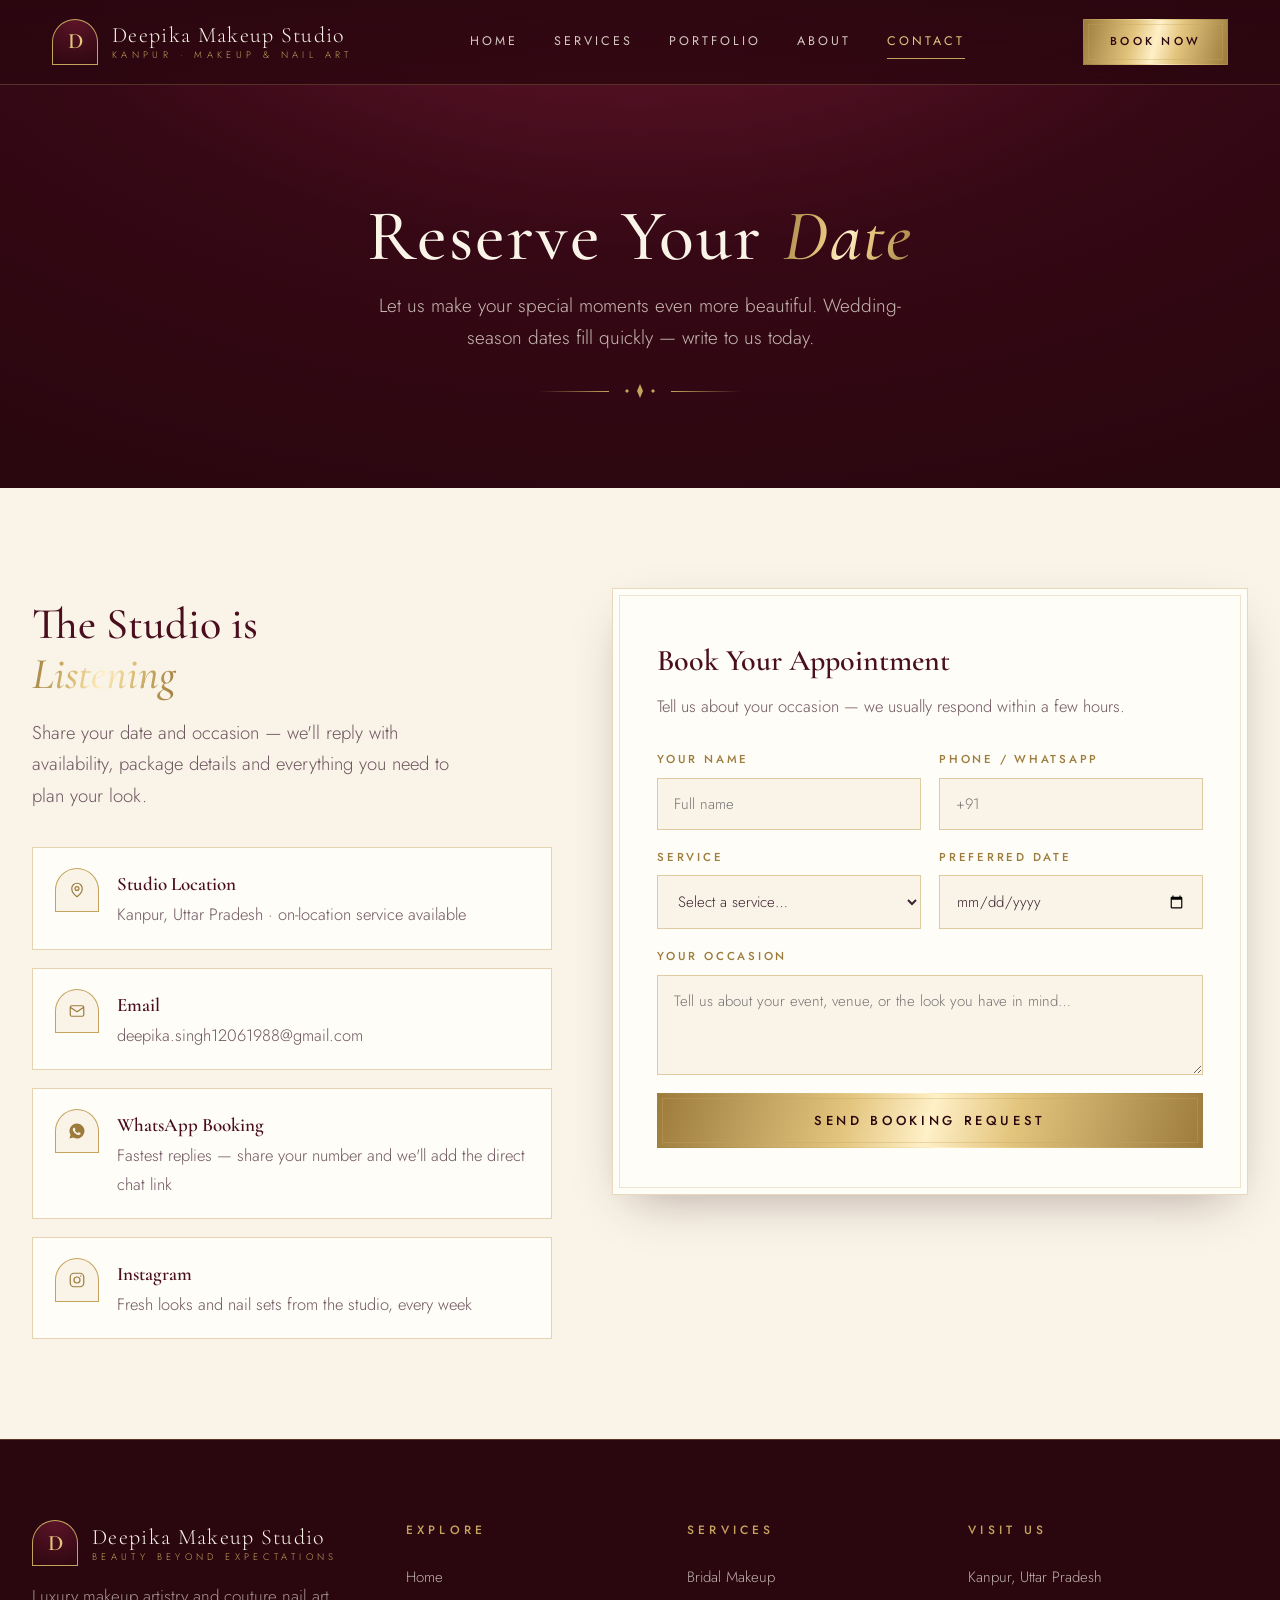
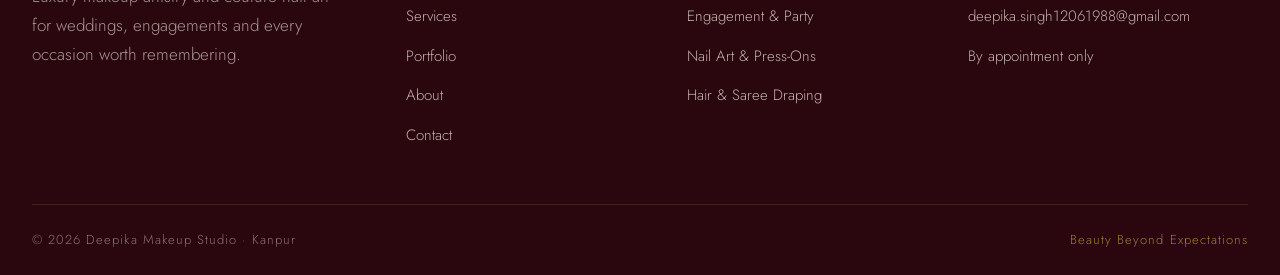
<file: contact.html>
<!DOCTYPE html>
<html lang="en">
<head>
<meta charset="UTF-8">
<meta name="viewport" content="width=device-width, initial-scale=1.0">
<title>Contact &amp; Booking — Deepika Makeup Studio</title>
<link rel="stylesheet" href="assets/style.css">
<style>
  .contact-grid {
    display: grid;
    grid-template-columns: 0.9fr 1.1fr;
    gap: 60px;
    align-items: start;
  }
  .contact-info h2 { font-family: var(--font-display); font-size: clamp(30px,3.6vw,44px); font-weight: 500; color: var(--burgundy); line-height: 1.12; margin: 12px 0 18px; }
  .contact-info > p { color: var(--text-soft); font-size: 18.5px; max-width: 440px; }
  .info-list { list-style: none; margin-top: 36px; display: grid; gap: 18px; }
  .info-list li {
    display: flex;
    gap: 18px;
    align-items: flex-start;
    border: 1px solid rgba(198,163,92,.45);
    background: var(--ivory);
    padding: 20px 22px;
  }
  .info-list .ico {
    width: 44px; height: 44px;
    flex: none;
    display: grid;
    place-items: center;
    border: 1px solid var(--gold);
    border-radius: 999px 999px 6px 6px;
    color: var(--gold-dim);
    background: var(--cream);
  }
  .info-list b { font-family: var(--font-display); font-size: 19px; font-weight: 600; color: var(--burgundy); display: block; }
  .info-list span { font-size: 16.5px; color: var(--text-soft); word-break: break-word; }

  .booking-form { padding: 46px 44px; }
  .booking-form h3 { font-family: var(--font-display); font-size: 30px; font-weight: 600; color: var(--burgundy); margin-bottom: 6px; }
  .booking-form .sub { font-size: 16.5px; color: var(--text-soft); margin-bottom: 30px; }
  .form-row { display: grid; grid-template-columns: 1fr 1fr; gap: 18px; }
  .field { display: grid; gap: 8px; margin-bottom: 18px; }
  .field label { font-size: 11.5px; letter-spacing: .24em; text-transform: uppercase; color: var(--gold-dim); font-weight: 500; }
  .field input, .field select, .field textarea {
    font-family: var(--font-body);
    font-size: 15px;
    font-weight: 300;
    color: var(--text-dark);
    background: var(--cream);
    border: 1px solid rgba(198,163,92,.5);
    padding: 14px 16px;
    outline: none;
    transition: border-color .3s, box-shadow .3s;
    width: 100%;
  }
  .field textarea { resize: vertical; min-height: 100px; }
  .field input:focus, .field select:focus, .field textarea:focus {
    border-color: var(--gold);
    box-shadow: 0 0 0 3px rgba(198,163,92,.18);
  }
  .field .err { font-size: 12.5px; color: #A33A3A; display: none; }
  .field.invalid input, .field.invalid select { border-color: #A33A3A; }
  .field.invalid .err { display: block; }
  .form-success {
    display: none;
    text-align: center;
    padding: 60px 20px;
  }
  .form-success.show { display: block; }
  .form-success .script { font-size: 40px; }
  .form-success h3 { margin: 10px 0 8px; }
  .form-success p { color: var(--text-soft); font-size: 17.5px; }

  @media (max-width: 960px) {
    .contact-grid { grid-template-columns: 1fr; }
    .booking-form { padding: 34px 26px; }
    .form-row { grid-template-columns: 1fr; gap: 0; }
  }
</style>
</head>
<body>

<header class="site-header">
  <div class="header-inner">
    <a class="brand" href="index.html">
      <span class="brand-mark">D</span>
      <span class="brand-name">Deepika Makeup Studio<small>Kanpur &middot; Makeup &amp; Nail Art</small></span>
    </a>
    <nav class="main-nav">
      <a href="index.html">Home</a>
      <a href="services.html">Services</a>
      <a href="portfolio.html">Portfolio</a>
      <a href="about.html">About</a>
      <a href="contact.html" class="active">Contact</a>
    </nav>
    <div class="header-cta">
      <a class="btn btn-solid" href="#booking-form">Book Now</a>
      <button class="nav-toggle" aria-label="Menu">&#9776;</button>
    </div>
  </div>
</header>
<nav class="mobile-nav">
  <a href="index.html">Home</a>
  <a href="services.html">Services</a>
  <a href="portfolio.html">Portfolio</a>
  <a href="about.html">About</a>
  <a href="contact.html" class="active">Contact</a>
  <a href="#booking-form" style="color: var(--gold-bright);">Book Now &rarr;</a>
</nav>

<section class="page-hero" data-screen-label="Contact — Hero">
  <h1>Reserve Your <em class="gold-text">Date</em></h1>
  <p class="lede">Let us make your special moments even more beautiful. Wedding-season dates fill quickly — write to us today.</p>
  <div class="orn-divider">
    <svg width="34" height="14" viewBox="0 0 34 14" fill="currentColor"><path d="M17 0l3 7-3 7-3-7zM4 5l2 2-2 2-2-2zM30 5l2 2-2 2-2-2z"></path></svg>
  </div>
</section>

<section class="section" data-screen-label="Contact — Form">
  <div class="section-inner contact-grid">

    <div class="contact-info reveal">
      <h2>The Studio is<br><em class="gold-text">Listening</em></h2>
      <p>Share your date and occasion — we'll reply with availability, package details and everything you need to plan your look.</p>
      <ul class="info-list">
        <li>
          <span class="ico">
            <svg width="18" height="18" viewBox="0 0 24 24" fill="none" stroke="currentColor" stroke-width="1.6"><path d="M12 21s-7-5.1-7-11a7 7 0 1 1 14 0c0 5.9-7 11-7 11z"></path><circle cx="12" cy="10" r="2.6"></circle></svg>
          </span>
          <div><b>Studio Location</b><span>Kanpur, Uttar Pradesh &middot; on-location service available</span></div>
        </li>
        <li>
          <span class="ico">
            <svg width="18" height="18" viewBox="0 0 24 24" fill="none" stroke="currentColor" stroke-width="1.6"><rect x="3" y="5" width="18" height="14" rx="2"></rect><path d="M3 7l9 6 9-6"></path></svg>
          </span>
          <div><b>Email</b><span><a href="mailto:deepika.singh12061988@gmail.com">deepika.singh12061988@gmail.com</a></span></div>
        </li>
        <li>
          <span class="ico">
            <svg width="18" height="18" viewBox="0 0 24 24" fill="currentColor"><path d="M12 2a10 10 0 0 0-8.6 15.1L2 22l5-1.3A10 10 0 1 0 12 2zm4.6 14.1c-.2.6-1.2 1.1-1.7 1.2-.4.1-1 .1-1.6-.1-.4-.1-.9-.2-1.5-.5-2.6-1.1-4.3-3.7-4.4-3.9-.1-.2-1-1.4-1-2.7s.7-1.9.9-2.2c.2-.2.5-.3.7-.3h.5c.2 0 .4-.1.6.4l.8 1.9c.1.1.1.3 0 .5l-.5.6c-.1.2-.4.3-.1.7a6.7 6.7 0 0 0 3.4 3c.2.1.4.1.5-.1.2-.2.6-.7.8-1 .2-.2.4-.2.6-.1.2.1 1.4.7 1.7.8l.4.4c.1.1.1.6-.1 1.2z"></path></svg>
          </span>
          <div><b>WhatsApp Booking</b><span>Fastest replies — share your number and we'll add the direct chat link</span></div>
        </li>
        <li>
          <span class="ico">
            <svg width="18" height="18" viewBox="0 0 24 24" fill="none" stroke="currentColor" stroke-width="1.6"><rect x="3" y="3" width="18" height="18" rx="5"></rect><circle cx="12" cy="12" r="4"></circle><circle cx="17.2" cy="6.8" r="1" fill="currentColor" stroke="none"></circle></svg>
          </span>
          <div><b>Instagram</b><span>Fresh looks and nail sets from the studio, every week</span></div>
        </li>
      </ul>
    </div>

    <div class="booking-form card-cream reveal" id="booking-form">
      <form id="bookForm" novalidate>
        <h3>Book Your Appointment</h3>
        <p class="sub">Tell us about your occasion — we usually respond within a few hours.</p>
        <div class="form-row">
          <div class="field" data-required>
            <label for="f-name">Your Name</label>
            <input id="f-name" type="text" placeholder="Full name">
            <span class="err">Please enter your name</span>
          </div>
          <div class="field" data-required>
            <label for="f-phone">Phone / WhatsApp</label>
            <input id="f-phone" type="tel" placeholder="+91">
            <span class="err">Please enter a contact number</span>
          </div>
        </div>
        <div class="form-row">
          <div class="field" data-required>
            <label for="f-service">Service</label>
            <select id="f-service">
              <option value="">Select a service&hellip;</option>
              <option>Bridal Makeup</option>
              <option>Engagement Makeup</option>
              <option>Party / Occasion Makeup</option>
              <option>HD / Airbrush Makeup</option>
              <option>Nail Art &amp; Press-On Nails</option>
              <option>Hairstyling &amp; Saree Draping</option>
            </select>
            <span class="err">Please choose a service</span>
          </div>
          <div class="field">
            <label for="f-date">Preferred Date</label>
            <input id="f-date" type="date">
          </div>
        </div>
        <div class="field">
          <label for="f-msg">Your Occasion</label>
          <textarea id="f-msg" placeholder="Tell us about your event, venue, or the look you have in mind&hellip;"></textarea>
        </div>
        <button class="btn btn-solid" type="submit" style="width:100%;">Send Booking Request</button>
      </form>
      <div class="form-success" id="formSuccess">
        <div class="script">Thank you!</div>
        <h3 class="display" style="color: var(--burgundy);">Your request is on its way</h3>
        <p>We'll get back to you shortly to confirm your date.<br>For urgent bookings, email <a href="mailto:deepika.singh12061988@gmail.com" style="color: var(--gold-dim);">deepika.singh12061988@gmail.com</a></p>
      </div>
    </div>
  </div>
</section>

<footer class="site-footer">
  <div class="footer-inner">
    <div class="footer-brand">
      <a class="brand" href="index.html">
        <span class="brand-mark">D</span>
        <span class="brand-name">Deepika Makeup Studio<small>Beauty Beyond Expectations</small></span>
      </a>
      <p>Luxury makeup artistry and couture nail art for weddings, engagements and every occasion worth remembering.</p>
    </div>
    <div>
      <h4>Explore</h4>
      <ul>
        <li><a href="index.html">Home</a></li>
        <li><a href="services.html">Services</a></li>
        <li><a href="portfolio.html">Portfolio</a></li>
        <li><a href="about.html">About</a></li>
        <li><a href="contact.html">Contact</a></li>
      </ul>
    </div>
    <div>
      <h4>Services</h4>
      <ul>
        <li><a href="services.html">Bridal Makeup</a></li>
        <li><a href="services.html">Engagement &amp; Party</a></li>
        <li><a href="services.html">Nail Art &amp; Press-Ons</a></li>
        <li><a href="services.html">Hair &amp; Saree Draping</a></li>
      </ul>
    </div>
    <div>
      <h4>Visit Us</h4>
      <ul>
        <li><a href="contact.html">Kanpur, Uttar Pradesh</a></li>
        <li><a href="mailto:deepika.singh12061988@gmail.com">deepika.singh12061988@gmail.com</a></li>
        <li><a href="contact.html">By appointment only</a></li>
      </ul>
    </div>
  </div>
  <div class="footer-bottom">
    <span>&copy; 2026 Deepika Makeup Studio &middot; Kanpur</span>
    <span style="color: var(--gold-dim);">Beauty Beyond Expectations</span>
  </div>
</footer>

<script src="assets/site.js"></script>
<script>
  // booking form validation + success state (front-end demo)
  var form = document.getElementById('bookForm');
  form.addEventListener('submit', function (e) {
    e.preventDefault();
    var ok = true;
    form.querySelectorAll('.field[data-required]').forEach(function (f) {
      var input = f.querySelector('input, select');
      var empty = !input.value.trim();
      f.classList.toggle('invalid', empty);
      if (empty) ok = false;
    });
    if (ok) {
      form.style.display = 'none';
      document.getElementById('formSuccess').classList.add('show');
    }
  });
  form.querySelectorAll('input, select').forEach(function (input) {
    input.addEventListener('input', function () {
      input.closest('.field').classList.remove('invalid');
    });
  });
</script>
</body>
</html>
</file>
<file: assets/style.css>
/* ============================================================
   DEEPIKA MAKEUP STUDIO — Royal Bridal Design System
   Deep burgundy · antique gold · ivory cream
   ============================================================ */
@import url('https://fonts.googleapis.com/css2?family=Cormorant+Garamond:ital,wght@0,400;0,500;0,600;0,700;1,400;1,500&family=Great+Vibes&family=Jost:wght@300;400;500;600&display=swap');

:root {
  --burgundy: #4A0E1E;
  --burgundy-deep: #360815;
  --burgundy-ink: #2A060F;
  --gold: #C6A35C;
  --gold-bright: #E3C57E;
  --gold-dim: #9C7B3C;
  --cream: #FAF4E8;
  --cream-warm: #F3E9D6;
  --ivory: #FFFDF7;
  --rose: #B0526A;
  --text-dark: #3B2430;
  --text-soft: #6E5560;
  --font-display: 'Cormorant Garamond', serif;
  --font-script: 'Great Vibes', cursive;
  --font-body: 'Jost', sans-serif;
  --gold-grad: linear-gradient(105deg, #9C7B3C 0%, #E3C57E 35%, #FFF0C8 50%, #E3C57E 65%, #9C7B3C 100%);
  --shadow-soft: 0 18px 50px -18px rgba(42, 6, 15, 0.35);
  --ease: cubic-bezier(.22,.61,.36,1);
}

* { margin: 0; padding: 0; box-sizing: border-box; }
html { scroll-behavior: smooth; }
html, body { overflow-x: hidden; max-width: 100%; }
body {
  font-family: var(--font-body);
  background: var(--cream);
  color: var(--text-dark);
  font-weight: 300;
  line-height: 1.7;
  -webkit-font-smoothing: antialiased;
}
img { display: block; max-width: 100%; }
a { color: inherit; text-decoration: none; }

::selection { background: var(--gold); color: var(--burgundy-ink); }

/* ---------- type helpers ---------- */
.script { font-family: var(--font-script); font-weight: 400; color: var(--gold); }
.display { font-family: var(--font-display); }
.gold-text {
  background: var(--gold-grad);
  -webkit-background-clip: text;
  background-clip: text;
  color: transparent;
}
.eyebrow {
  font-family: var(--font-body);
  font-size: 13px;
  letter-spacing: 0.42em;
  text-transform: uppercase;
  color: var(--gold-dim);
  font-weight: 500;
}

/* ---------- ornaments ---------- */
.orn-divider {
  display: flex;
  align-items: center;
  justify-content: center;
  gap: 14px;
  color: var(--gold);
}
.orn-divider::before, .orn-divider::after {
  content: "";
  height: 1px;
  width: 70px;
  background: linear-gradient(90deg, transparent, var(--gold));
}
.orn-divider::after { background: linear-gradient(90deg, var(--gold), transparent); }
.orn-divider svg { flex: none; }

/* gold double-frame used around images */
.arch-frame {
  position: relative;
  border-radius: 999px 999px 18px 18px;
  padding: 12px;
  border: 1px solid var(--gold);
  box-shadow: inset 0 0 0 1px rgba(198, 163, 92, 0.0);
}
.arch-frame::before {
  content: "";
  position: absolute;
  inset: 5px;
  border: 1px solid rgba(198, 163, 92, 0.45);
  border-radius: inherit;
  pointer-events: none;
}
.arch-frame .arch-img {
  border-radius: 999px 999px 10px 10px;
  overflow: hidden;
  position: relative;
  background:
    radial-gradient(120% 100% at 50% 0%, #5C1428 0%, var(--burgundy-deep) 70%);
}
.arch-frame .arch-img img {
  width: 100%;
  height: 100%;
  object-fit: cover;
}

/* ---------- buttons ---------- */
.btn {
  display: inline-flex;
  align-items: center;
  justify-content: center;
  gap: 10px;
  font-family: var(--font-body);
  font-size: 13px;
  letter-spacing: 0.28em;
  text-transform: uppercase;
  font-weight: 500;
  padding: 17px 38px;
  border: 1px solid var(--gold);
  color: var(--gold-bright);
  background: transparent;
  cursor: pointer;
  position: relative;
  transition: transform .4s var(--ease), box-shadow .4s var(--ease);
}
.btn::after {
  content: "";
  position: absolute;
  inset: 4px;
  border: 1px solid rgba(198, 163, 92, 0.35);
  pointer-events: none;
}
.btn:hover { transform: scale(1.06); box-shadow: 0 14px 34px -12px rgba(42,6,15,.45); }
.btn.btn-solid { background: var(--gold-grad); color: var(--burgundy-ink); border-color: transparent; }
.btn.btn-dark { background: var(--burgundy); color: var(--gold-bright); border-color: var(--burgundy); }
.btn.btn-dark::after { border-color: rgba(227,197,126,.4); }

/* ---------- header ---------- */
.site-header {
  position: fixed;
  top: 0; left: 0; right: 0;
  z-index: 100;
  background: linear-gradient(180deg, rgba(42,6,15,.92), rgba(42,6,15,.78));
  backdrop-filter: blur(14px);
  -webkit-backdrop-filter: blur(14px);
  border-bottom: 1px solid rgba(198,163,92,.28);
}
.site-header .header-inner {
  max-width: 1240px;
  margin: 0 auto;
  padding: 0 32px;
  height: 84px;
  display: flex;
  align-items: center;
  justify-content: space-between;
  gap: 24px;
}
.brand { display: flex; align-items: center; gap: 14px; }
.brand-mark {
  width: 46px; height: 46px;
  flex: none;
  display: grid;
  place-items: center;
  border: 1px solid var(--gold);
  border-radius: 999px 999px 6px 6px;
  color: var(--gold-bright);
  font-family: var(--font-display);
  font-size: 22px;
  font-weight: 600;
  background: radial-gradient(120% 120% at 50% 0%, #5C1428, var(--burgundy-ink));
}
.brand-name {
  font-family: var(--font-display);
  font-size: 22px;
  letter-spacing: 0.06em;
  color: var(--cream);
  line-height: 1.1;
  white-space: nowrap;
}
.brand-name small {
  display: block;
  font-family: var(--font-body);
  font-size: 9.5px;
  letter-spacing: 0.46em;
  text-transform: uppercase;
  color: var(--gold);
  margin-top: 3px;
}
.main-nav { display: flex; align-items: center; gap: 36px; }
.main-nav a {
  font-size: 12.5px;
  letter-spacing: 0.24em;
  text-transform: uppercase;
  font-weight: 400;
  color: rgba(250,244,232,.82);
  padding: 6px 0;
  position: relative;
  transition: color .3s;
}
.main-nav a::after {
  content: "";
  position: absolute;
  left: 50%; right: 50%;
  bottom: 0;
  height: 1px;
  background: var(--gold);
  transition: left .35s var(--ease), right .35s var(--ease);
}
.main-nav a:hover, .main-nav a.active { color: var(--gold-bright); }
.main-nav a:hover::after, .main-nav a.active::after { left: 0; right: 0; }
.header-cta { display: flex; align-items: center; gap: 16px; }
.header-cta .btn { padding: 12px 26px; font-size: 11.5px; }
.nav-toggle {
  display: none;
  background: none;
  border: 1px solid rgba(198,163,92,.5);
  color: var(--gold-bright);
  width: 44px; height: 44px;
  border-radius: 8px;
  cursor: pointer;
  font-size: 18px;
  line-height: 1;
}

/* mobile nav */
.mobile-nav {
  display: none;
  position: fixed;
  inset: 84px 0 auto 0;
  z-index: 99;
  background: linear-gradient(180deg, rgba(42,6,15,.98), rgba(54,8,21,.98));
  border-bottom: 1px solid rgba(198,163,92,.3);
  padding: 18px 32px 30px;
  flex-direction: column;
  gap: 4px;
}
.mobile-nav.open { display: flex; }
.mobile-nav a {
  padding: 14px 4px;
  font-size: 14px;
  letter-spacing: 0.22em;
  text-transform: uppercase;
  color: rgba(250,244,232,.85);
  border-bottom: 1px solid rgba(198,163,92,.14);
}
.mobile-nav a.active { color: var(--gold-bright); }

/* ---------- page hero (inner pages) ---------- */
.page-hero {
  position: relative;
  padding: 180px 32px 90px;
  text-align: center;
  color: var(--cream);
  background:
    radial-gradient(90% 130% at 50% -20%, #6B1830 0%, var(--burgundy-deep) 55%, var(--burgundy-ink) 100%);
  overflow: hidden;
}
.page-hero .eyebrow { color: var(--gold); }
.page-hero h1 {
  font-family: var(--font-display);
  font-size: clamp(44px, 6vw, 72px);
  font-weight: 500;
  letter-spacing: 0.03em;
  line-height: 1.08;
  margin: 18px 0 14px;
}
.page-hero p.lede {
  max-width: 560px;
  margin: 0 auto;
  color: rgba(250,244,232,.75);
  font-size: 19px;
}
.page-hero .orn-divider { margin-top: 30px; }

/* ---------- sections ---------- */
.section { padding: 100px 32px; }
.section-inner { max-width: 1240px; margin: 0 auto; }
.section-head { text-align: center; max-width: 640px; margin: 0 auto 64px; }
.section-head h2 {
  font-family: var(--font-display);
  font-size: clamp(34px, 4.4vw, 52px);
  font-weight: 500;
  line-height: 1.12;
  color: var(--burgundy);
  margin: 14px 0 16px;
}
.section-head p { color: var(--text-soft); font-size: 18.5px; }
.section-head .orn-divider { margin-top: 24px; }

.section.dark {
  background:
    radial-gradient(110% 140% at 50% 0%, #5C1428 0%, var(--burgundy-deep) 60%, var(--burgundy-ink) 100%);
  color: var(--cream);
}
.section.dark .section-head h2 { color: var(--cream); }
.section.dark .section-head p { color: rgba(250,244,232,.72); }

/* ---------- footer ---------- */
.site-footer {
  background: var(--burgundy-ink);
  color: rgba(250,244,232,.78);
  padding: 80px 32px 0;
  border-top: 1px solid rgba(198,163,92,.3);
  position: relative;
}
.footer-inner {
  max-width: 1240px;
  margin: 0 auto;
  display: grid;
  grid-template-columns: 1.4fr 1fr 1fr 1.2fr;
  gap: 48px;
  padding-bottom: 56px;
}
.footer-inner h4 {
  font-family: var(--font-body);
  font-size: 12px;
  letter-spacing: 0.34em;
  text-transform: uppercase;
  color: var(--gold);
  font-weight: 500;
  margin-bottom: 22px;
}
.footer-inner ul { list-style: none; display: grid; gap: 12px; }
.footer-inner ul a { font-size: 15px; color: rgba(250,244,232,.72); transition: color .3s; }
.footer-inner ul a:hover { color: var(--gold-bright); }
.footer-brand p { font-size: 17px; max-width: 300px; margin-top: 16px; color: rgba(250,244,232,.6); }
.footer-bottom {
  border-top: 1px solid rgba(198,163,92,.18);
  padding: 24px 0;
  max-width: 1240px;
  margin: 0 auto;
  display: flex;
  justify-content: space-between;
  align-items: center;
  gap: 16px;
  font-size: 13px;
  letter-spacing: 0.08em;
  color: rgba(250,244,232,.45);
  flex-wrap: wrap;
}

/* ---------- cards ---------- */
.card-cream {
  background: var(--ivory);
  border: 1px solid rgba(198,163,92,.4);
  box-shadow: var(--shadow-soft);
  position: relative;
}
.card-cream::before {
  content: "";
  position: absolute;
  inset: 6px;
  border: 1px solid rgba(198,163,92,.28);
  pointer-events: none;
}

/* ---------- reveal animation ---------- */
@media (prefers-reduced-motion: no-preference) {
  .reveal {
    opacity: 0;
    transform: translateY(26px);
    transition: opacity .9s var(--ease), transform .9s var(--ease);
  }
  .reveal.in { opacity: 1; transform: none; }
}

/* ---------- floating whatsapp ---------- */
.wa-float {
  position: fixed;
  right: 26px;
  bottom: 26px;
  z-index: 90;
  width: 60px;
  height: 60px;
  border-radius: 50%;
  display: grid;
  place-items: center;
  background: var(--gold-grad);
  color: var(--burgundy-ink);
  box-shadow: 0 14px 36px -8px rgba(42,6,15,.5);
  transition: transform .35s var(--ease);
}
.wa-float:hover { transform: translateY(-4px) scale(1.05); }

/* ---------- mobile carousel (shared) ---------- */
/* dot indicators are built by site.js for any .m-carousel; hidden on desktop */
.m-dots { display: none; }
@media (max-width: 640px) {
  .m-dots {
    display: flex;
    justify-content: center;
    gap: 9px;
    margin-top: 26px;
  }
  .m-dots button {
    width: 8px; height: 8px;
    padding: 0;
    border: none;
    border-radius: 50%;
    background: rgba(198,163,92,.38);
    cursor: pointer;
    transition: transform .3s var(--ease), background .3s var(--ease);
  }
  .m-dots button.active { background: var(--gold); transform: scale(1.4); }
  /* base carousel behaviour — each page sets the flex-basis of its slides */
  .m-carousel {
    display: flex;
    flex-wrap: nowrap;
    gap: 16px;
    overflow-x: auto;
    scroll-snap-type: x mandatory;
    -webkit-overflow-scrolling: touch;
    scrollbar-width: none;
    max-width: none;
    margin: 0 -22px;
    padding: 4px 22px 8px;
  }
  .m-carousel::-webkit-scrollbar { display: none; }
  .m-carousel > * { scroll-snap-align: center; }
}

/* ---------- responsive ---------- */
@media (max-width: 1020px) {
  .main-nav { display: none; }
  .header-cta .btn { display: none; }
  .nav-toggle { display: block; }
  .footer-inner { grid-template-columns: 1fr 1fr; }
}
@media (max-width: 640px) {
  .section { padding: 72px 22px; }
  .page-hero { padding: 150px 22px 70px; }
  /* footer: brand full-width, link columns side-by-side (not one tall stack) */
  .footer-inner { grid-template-columns: 1fr 1fr; gap: 34px 24px; }
  .footer-brand { grid-column: 1 / -1; }
  .footer-brand p { max-width: none; }
  .site-header .header-inner { padding: 0 22px; }
}
/* keep the brand + hamburger on one line on phones (was overflowing/clipping) */
@media (max-width: 560px) {
  .site-header .header-inner { height: 72px; gap: 12px; }
  .brand { gap: 11px; }
  .brand-mark { width: 40px; height: 40px; font-size: 19px; }
  .brand-name { font-size: 17px; }
  .brand-name small { font-size: 8px; letter-spacing: .3em; margin-top: 2px; }
  .nav-toggle { width: 42px; height: 42px; }
  .mobile-nav { inset: 72px 0 auto 0; }
  /* trim button padding so labels stay on one line on phones */
  .btn { padding: 14px 22px; font-size: 11.5px; letter-spacing: .18em; }
}
@media (max-width: 380px) {
  .site-header .header-inner { gap: 10px; }
  .brand-mark { width: 36px; height: 36px; font-size: 17px; }
  .brand-name { font-size: 15px; letter-spacing: .04em; }
  .brand-name small { display: none; }
}
/* tame the big page-hero headings on very small screens so long words don't clip */
@media (max-width: 560px) {
  .page-hero h1 { font-size: clamp(34px, 10vw, 56px); }
  .page-hero { padding-top: 130px; }
}
</file>
